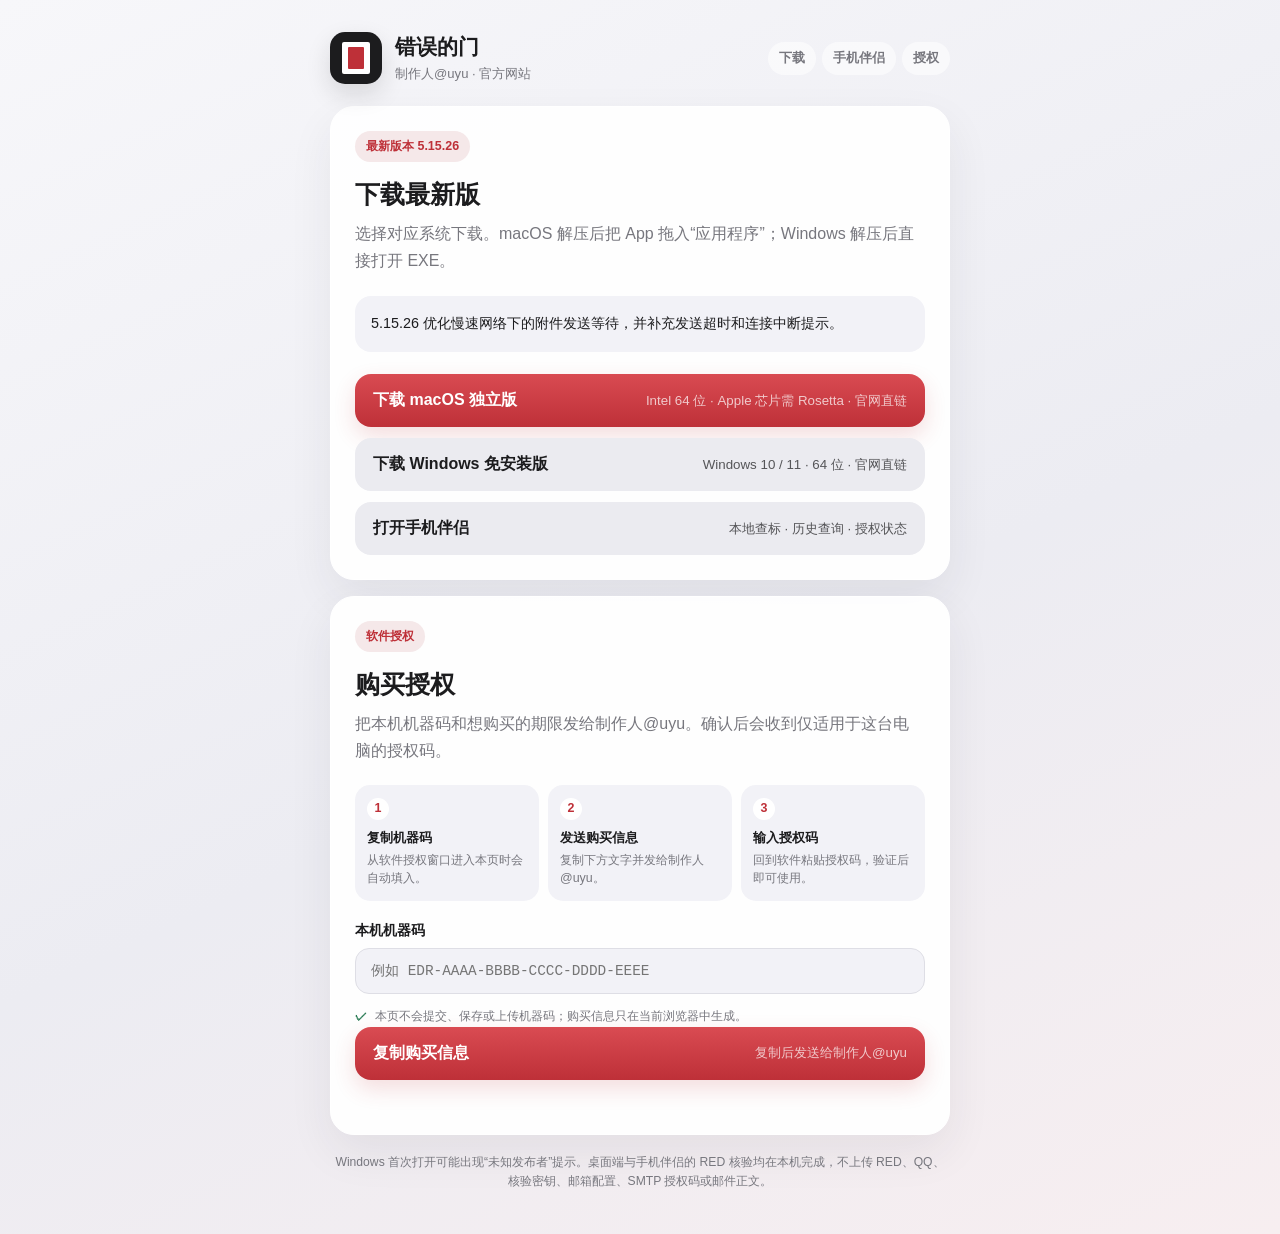
<file: index.html>
<!doctype html>
<html lang="zh-CN">
<head>
  <meta charset="utf-8">
  <meta name="viewport" content="width=device-width,initial-scale=1,viewport-fit=cover">
  <meta name="description" content="错误的门官方下载与软件授权">
  <title>错误的门 · 官方网站</title>
  <link rel="icon" type="image/svg+xml" href="data:image/svg+xml,%3Csvg xmlns='http://www.w3.org/2000/svg' viewBox='0 0 64 64'%3E%3Crect width='64' height='64' rx='15' fill='%231c1c1e'/%3E%3Cpath d='M18 12h30v40H18z' fill='%23fff'/%3E%3Cpath d='M23 17h20v30H23z' fill='%23c8323a'/%3E%3Ccircle cx='39' cy='32' r='2' fill='%23fff'/%3E%3C/svg%3E">
  <style>
    :root{color-scheme:light;--ink:#1c1c1e;--muted:#77777e;--paper:#fff;--soft:#f2f2f7;--line:#dedee5;--red:#be3038;--red2:#d94b52;--green:#287a53}
    *{box-sizing:border-box}
    html{scroll-behavior:smooth}
    body{margin:0;min-height:100vh;background:linear-gradient(155deg,#f7f7fa 0,#ececf2 55%,#f7eef0 100%);color:var(--ink);font-family:-apple-system,BlinkMacSystemFont,"SF Pro Text","PingFang SC",sans-serif;padding:calc(32px + env(safe-area-inset-top)) 18px calc(30px + env(safe-area-inset-bottom))}
    button,input{font:inherit}
    main{width:min(100%,620px);margin:auto}
    .brand{display:flex;align-items:center;justify-content:space-between;gap:16px;margin-bottom:22px}.brand-main{display:flex;align-items:center;gap:13px}.icon{width:52px;height:52px;border-radius:15px;background:#1c1c1e;position:relative;box-shadow:0 10px 24px #1c1c1e22;flex:0 0 auto}.icon:before{content:"";position:absolute;inset:10px 12px;background:#fff;border-radius:2px}.icon:after{content:"";position:absolute;inset:15px 18px;background:var(--red);border-radius:1px}.brand h1{font-size:1.3rem;margin:0}.brand p{font-size:.82rem;color:var(--muted);margin:4px 0 0}.nav{display:flex;gap:6px}.nav a{color:var(--muted);text-decoration:none;font-size:.8rem;font-weight:700;background:#ffffff99;padding:8px 11px;border-radius:999px}.nav a:hover{color:var(--ink);background:#fff}
    .card{background:rgba(255,255,255,.94);border:1px solid #ffffff;border-radius:24px;padding:24px;box-shadow:0 18px 45px #30303b12}.card+.card{margin-top:16px}.version{display:inline-flex;background:#f5e8e9;color:var(--red);font-size:.78rem;font-weight:750;border-radius:999px;padding:7px 11px}.card h2{font-size:1.55rem;margin:16px 0 9px}.card>p,.hint{color:var(--muted);line-height:1.7;margin:0}.notes{margin:22px 0;padding:16px;border-radius:16px;background:var(--soft);line-height:1.65;font-size:.9rem}.buttons{display:grid;gap:11px}.button{border:0;width:100%;display:flex;align-items:center;justify-content:space-between;text-decoration:none;color:#fff;background:linear-gradient(180deg,var(--red2),var(--red));border-radius:16px;padding:16px 18px;font-weight:750;box-shadow:0 9px 22px #be303829;cursor:pointer;text-align:left}.button:hover{filter:brightness(.98)}.button:active{transform:translateY(1px)}.button.secondary{color:var(--ink);background:#ebebf0;box-shadow:none}.button small{font-weight:500;opacity:.72}
    .steps{display:grid;grid-template-columns:repeat(3,1fr);gap:9px;margin:20px 0}.step{background:var(--soft);border-radius:15px;padding:13px 12px;color:var(--muted);font-size:.78rem;line-height:1.5}.step b{display:block;color:var(--ink);font-size:.84rem;margin-bottom:3px}.step i{display:grid;place-items:center;width:22px;height:22px;border-radius:50%;font-style:normal;background:#fff;color:var(--red);margin-bottom:8px;font-weight:800}
    .field{margin:18px 0 12px}.field label{display:block;font-weight:750;font-size:.88rem;margin-bottom:8px}.field input{width:100%;border:1px solid var(--line);background:var(--soft);border-radius:14px;padding:14px 15px;color:var(--ink);outline:0;font-family:"SF Mono","Menlo","Consolas",monospace;font-size:.9rem}.field input:focus{border-color:var(--red);box-shadow:0 0 0 3px #be303818}.privacy{display:flex;gap:8px;align-items:flex-start;color:var(--muted);font-size:.76rem;line-height:1.55;margin:0 0 16px}.privacy:before{content:"✓";color:var(--green);font-weight:900}.status{min-height:20px;color:var(--green);font-size:.8rem;margin-top:10px}.foot{text-align:center;color:var(--muted);font-size:.76rem;line-height:1.6;margin-top:18px}
    @media(max-width:520px){body{padding-left:12px;padding-right:12px}.brand{align-items:flex-start}.nav{display:none}.card{padding:20px}.button{align-items:flex-start;flex-direction:column;gap:3px}.steps{grid-template-columns:1fr}.step{display:grid;grid-template-columns:28px 1fr;column-gap:7px}.step i{grid-row:1 / span 2}.step b{margin:0}}
  </style>
</head>
<body>
  <main>
    <header class="brand">
      <div class="brand-main"><div class="icon" aria-hidden="true"></div><div><h1>错误的门</h1><p>制作人@uyu · 官方网站</p></div></div>
      <nav class="nav" aria-label="页面导航"><a href="#download">下载</a><a href="./mobile/">手机伴侣</a><a href="#license">授权</a></nav>
    </header>

    <section class="card" id="download">
      <span class="version">最新版本 5.15.26</span>
      <h2>下载最新版</h2>
      <p>选择对应系统下载。macOS 解压后把 App 拖入“应用程序”；Windows 解压后直接打开 EXE。</p>
      <div class="notes">5.15.26 优化慢速网络下的附件发送等待，并补充发送超时和连接中断提示。</div>
      <div class="buttons">
        <a class="button" href="https://github.com/akaiartesia-bot/error-door-releases/releases/download/v5.15.26/error-door-v5.15.26-macOS-x64.zip"><span>下载 macOS 独立版</span><small>Intel 64 位 · Apple 芯片需 Rosetta · 官网直链</small></a>
        <a class="button secondary" href="https://github.com/akaiartesia-bot/error-door-releases/releases/download/v5.15.26/error-door-v5.15.26-windows-x64.zip"><span>下载 Windows 免安装版</span><small>Windows 10 / 11 · 64 位 · 官网直链</small></a>
        <a class="button secondary" href="./mobile/"><span>打开手机伴侣</span><small>本地查标 · 历史查询 · 授权状态</small></a>
      </div>
    </section>

    <section class="card" id="license">
      <span class="version">软件授权</span>
      <h2>购买授权</h2>
      <p>把本机机器码和想购买的期限发给制作人@uyu。确认后会收到仅适用于这台电脑的授权码。</p>
      <div class="steps" aria-label="授权步骤">
        <div class="step"><i>1</i><b>复制机器码</b><span>从软件授权窗口进入本页时会自动填入。</span></div>
        <div class="step"><i>2</i><b>发送购买信息</b><span>复制下方文字并发给制作人@uyu。</span></div>
        <div class="step"><i>3</i><b>输入授权码</b><span>回到软件粘贴授权码，验证后即可使用。</span></div>
      </div>
      <div class="field">
        <label for="machine">本机机器码</label>
        <input id="machine" name="machine" autocomplete="off" spellcheck="false" placeholder="例如 EDR-AAAA-BBBB-CCCC-DDDD-EEEE" maxlength="64">
      </div>
      <p class="privacy">本页不会提交、保存或上传机器码；购买信息只在当前浏览器中生成。</p>
      <button class="button" id="copyPurchase" type="button"><span>复制购买信息</span><small>复制后发送给制作人@uyu</small></button>
      <div class="status" id="copyStatus" role="status" aria-live="polite"></div>
    </section>

    <p class="foot">Windows 首次打开可能出现“未知发布者”提示。桌面端与手机伴侣的 RED 核验均在本机完成，不上传 RED、QQ、核验密钥、邮箱配置、SMTP 授权码或邮件正文。</p>
  </main>
  <script>
    (() => {
      const params = new URLSearchParams(location.search);
      const machine = document.querySelector('#machine');
      const status = document.querySelector('#copyStatus');
      const supplied = (params.get('machine') || '').trim();
      if (/^EDR-[A-Z0-9-]{10,40}$/i.test(supplied)) machine.value = supplied.toUpperCase();
      const platform = (params.get('platform') || '未填写').slice(0, 32);
      const version = (params.get('version') || '未填写').slice(0, 16);
      const fallbackCopy = text => {
        const area = document.createElement('textarea');
        area.value = text; area.style.position = 'fixed'; area.style.opacity = '0';
        document.body.appendChild(area); area.select();
        const ok = document.execCommand('copy'); area.remove();
        if (!ok) throw new Error('copy failed');
      };
      document.querySelector('#copyPurchase').addEventListener('click', async () => {
        const code = machine.value.trim().toUpperCase();
        if (!/^EDR-[A-Z0-9-]{10,40}$/.test(code)) {
          status.textContent = '请先填写软件授权窗口中显示的完整机器码。';
          status.style.color = 'var(--red)'; machine.focus(); return;
        }
        const text = `你好，我想购买“错误的门”软件授权。\n机器码：${code}\n系统：${platform}\n软件版本：${version}\n授权期限：请告知可选方案。`;
        try {
          if (navigator.clipboard && window.isSecureContext) await navigator.clipboard.writeText(text);
          else fallbackCopy(text);
          status.textContent = '购买信息已复制，可以发给制作人@uyu了。';
          status.style.color = 'var(--green)';
        } catch (_) {
          status.textContent = '浏览器未允许自动复制，请长按机器码复制后发送。';
          status.style.color = 'var(--red)';
        }
      });
    })();
  </script>
</body>
</html>
</file>
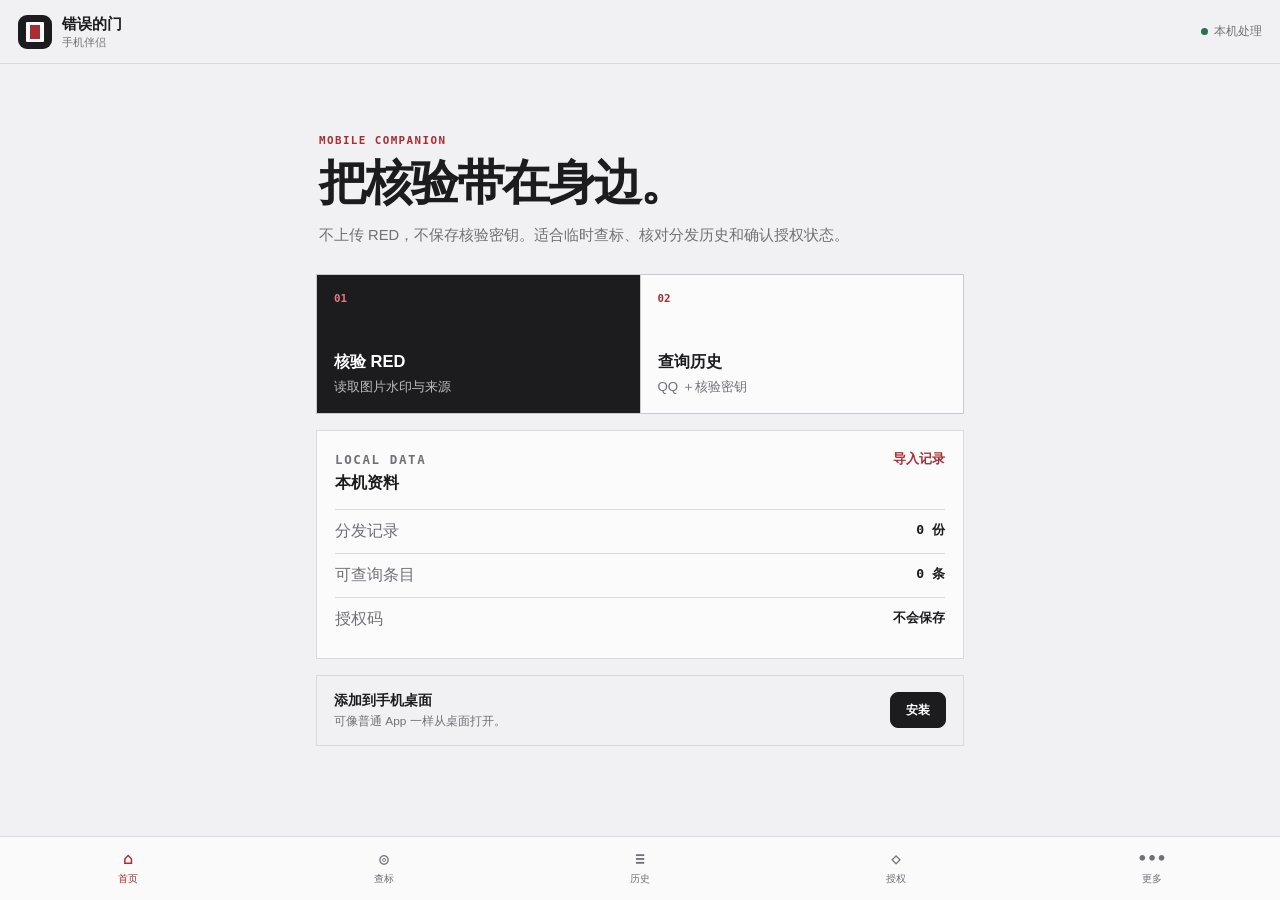
<file: mobile/index.html>
<!doctype html>
<html lang="zh-CN">
<head>
  <meta charset="utf-8">
  <meta name="viewport" content="width=device-width,initial-scale=1,viewport-fit=cover">
  <meta name="theme-color" content="#f1f1f3">
  <meta name="description" content="错误的门手机伴侣：本地核验 RED、查询打标历史与授权状态。">
  <meta name="apple-mobile-web-app-capable" content="yes">
  <meta name="apple-mobile-web-app-status-bar-style" content="default">
  <meta name="apple-mobile-web-app-title" content="错误的门">
  <title>错误的门 · 手机伴侣</title>
  <link rel="manifest" href="./manifest.webmanifest">
  <link rel="icon" href="./icon.svg" type="image/svg+xml">
  <link rel="apple-touch-icon" href="./apple-touch-icon.png">
  <link rel="stylesheet" href="./app.css">
</head>
<body>
  <header class="topbar">
    <a class="brand" href="../" aria-label="返回错误的门官网">
      <span class="brand-icon" aria-hidden="true"></span>
      <span><strong>错误的门</strong><small>手机伴侣</small></span>
    </a>
    <span class="connection" id="connection"><i></i><span>本机处理</span></span>
  </header>

  <main class="shell">
    <section class="view active" data-view="home" aria-labelledby="home-title">
      <div class="hero">
        <p class="eyebrow">MOBILE COMPANION</p>
        <h1 id="home-title">把核验带在身边。</h1>
        <p>不上传 RED，不保存核验密钥。适合临时查标、核对分发历史和确认授权状态。</p>
      </div>

      <div class="quick-grid">
        <button class="quick primary" type="button" data-go="verify"><span class="quick-index">01</span><strong>核验 RED</strong><small>读取图片水印与来源</small></button>
        <button class="quick" type="button" data-go="history"><span class="quick-index">02</span><strong>查询历史</strong><small>QQ ＋核验密钥</small></button>
      </div>

      <section class="panel compact" aria-labelledby="local-summary-title">
        <div class="panel-head"><div><p class="eyebrow">LOCAL DATA</p><h2 id="local-summary-title">本机资料</h2></div><button class="text-action" type="button" data-open-records>导入记录</button></div>
        <dl class="summary-list">
          <div><dt>分发记录</dt><dd id="recordBundleCount">0 份</dd></div>
          <div><dt>可查询条目</dt><dd id="recordItemCount">0 条</dd></div>
          <div><dt>授权码</dt><dd>不会保存</dd></div>
        </dl>
      </section>

      <section class="install-callout" id="installCallout">
        <div><strong>添加到手机桌面</strong><p id="installHint">可像普通 App 一样从桌面打开。</p></div>
        <button id="installButton" type="button">安装</button>
      </section>
    </section>

    <section class="view" data-view="verify" aria-labelledby="verify-title" hidden>
      <div class="page-title"><p class="eyebrow">SOURCE VERIFY</p><h1 id="verify-title">来源核验</h1><p>读取 RED 内所有兼容图片。导入对应分发记录后，可把匿名标识还原为顾客 QQ。</p></div>

      <section class="panel">
        <label class="file-picker" id="redPicker">
          <input id="redInput" type="file" accept=".red" hidden>
          <span class="file-plus">＋</span>
          <span><strong>选择一个 RED 文件</strong><small>加密与未加密格式均可核验</small></span>
        </label>
        <div class="selected-file" id="selectedRed" hidden></div>
        <div class="inline-actions">
          <button class="secondary" type="button" data-open-records>导入分发记录</button>
          <span id="verifyRecordHint">未导入记录</span>
        </div>
        <button class="main-action" id="verifyButton" type="button" disabled>开始核验</button>
        <div class="progress" id="verifyProgress" hidden><i></i></div>
        <div class="notice" id="verifyNotice" role="status" aria-live="polite" hidden></div>
      </section>
      <div class="result-stack" id="verifyResults"></div>
    </section>

    <section class="view" data-view="history" aria-labelledby="history-title" hidden>
      <div class="page-title"><p class="eyebrow">DISTRIBUTION HISTORY</p><h1 id="history-title">打标历史</h1><p>只查询导入到这台手机的分发记录；核验密钥仅在本次计算中使用。</p></div>

      <section class="panel">
        <div class="panel-head"><div><h2>分发记录</h2><p id="historyRecordHint">尚未导入</p></div><button class="text-action" type="button" data-open-records>导入</button></div>
        <label class="retain-row"><input id="retainRecords" type="checkbox"><span><strong>保留在这台手机</strong><small>关闭时刷新页面后消失</small></span></label>
        <div class="field-grid">
          <label class="field"><span>顾客 QQ</span><input id="historyQQ" inputmode="numeric" autocomplete="off" placeholder="5–12 位数字" maxlength="12"></label>
          <label class="field"><span>核验密钥</span><input id="historyKey" type="password" autocomplete="off" placeholder="至少 10 个字符"></label>
        </div>
        <button class="main-action" id="historyButton" type="button">查询打标历史</button>
        <div class="notice" id="historyNotice" role="status" aria-live="polite" hidden></div>
      </section>
      <div class="result-stack" id="historyResults"></div>
    </section>

    <section class="view" data-view="license" aria-labelledby="license-title" hidden>
      <div class="page-title"><p class="eyebrow">LICENSE STATUS</p><h1 id="license-title">授权状态</h1><p>在手机本地核验授权签名，并读取官网公开的停用名单。授权码不会保存或提交。</p></div>

      <section class="panel">
        <label class="field"><span>桌面端机器码</span><input id="machineCode" autocomplete="off" spellcheck="false" placeholder="EDR-AAAA-BBBB-CCCC-DDDD-EEEE"></label>
        <label class="field"><span>完整授权码</span><textarea id="licenseCode" autocomplete="off" spellcheck="false" placeholder="从桌面端授权窗口复制"></textarea></label>
        <button class="main-action" id="licenseButton" type="button">检查授权</button>
        <div class="notice" id="licenseNotice" role="status" aria-live="polite" hidden></div>
      </section>
      <div class="result-stack" id="licenseResult"></div>
    </section>

    <section class="view" data-view="more" aria-labelledby="more-title" hidden>
      <div class="page-title"><p class="eyebrow">SETTINGS</p><h1 id="more-title">更多</h1><p>安装、桌面端下载与本机数据管理。</p></div>

      <section class="panel list-panel">
        <a class="list-row" href="../"><span><strong>下载桌面完整版</strong><small>批量打标、邮件投递与完整记录</small></span><b>›</b></a>
        <button class="list-row" id="installRow" type="button"><span><strong>添加到手机桌面</strong><small id="installRowHint">使用浏览器的“添加到主屏幕”</small></span><b>›</b></button>
        <button class="list-row danger" id="clearRecords" type="button"><span><strong>清除本机分发记录</strong><small>不会删除电脑上的原始记录</small></span><b>›</b></button>
      </section>

      <section class="panel prose">
        <h2>隐私说明</h2>
        <p>RED 解析、图片水印读取、QQ 与核验密钥计算均在当前设备完成。授权检查只下载官网公开且带签名的授权状态文件。</p>
        <p>手机浏览器不是系统安全凭据库，因此本版不会保存授权码、SMTP 授权码或核验密钥。</p>
      </section>
    </section>
  </main>

  <nav class="tabbar" aria-label="主要功能">
    <a class="active" href="#home" data-tab="home"><span aria-hidden="true">⌂</span><small>首页</small></a>
    <a href="#verify" data-tab="verify"><span aria-hidden="true">◎</span><small>查标</small></a>
    <a href="#history" data-tab="history"><span aria-hidden="true">≡</span><small>历史</small></a>
    <a href="#license" data-tab="license"><span aria-hidden="true">◇</span><small>授权</small></a>
    <a href="#more" data-tab="more"><span aria-hidden="true">•••</span><small>更多</small></a>
  </nav>

  <input id="recordInput" type="file" accept=".json,application/json" multiple hidden>
  <dialog id="installDialog">
    <div class="dialog-head"><strong>添加到手机桌面</strong><button type="button" data-close-dialog>×</button></div>
    <ol id="installSteps"></ol>
    <button class="main-action" type="button" data-close-dialog>知道了</button>
  </dialog>

  <script type="module" src="./app.mjs"></script>
</body>
</html>
</file>
<file: mobile/app.css>
:root {
  color-scheme: light;
  --page: #f1f1f3;
  --paper: #fbfbfc;
  --white: #ffffff;
  --ink: #1c1c1e;
  --subtle: #707077;
  --faint: #96969d;
  --line: #d9d9de;
  --line-dark: #c9c9cf;
  --red: #aa2d35;
  --red-soft: #f8e9ea;
  --green: #27724d;
  --green-soft: #e9f4ed;
  --orange: #8b5b17;
  --orange-soft: #f7efe2;
  --mono: "SFMono-Regular", "SF Mono", "Roboto Mono", Menlo, Consolas, monospace;
}

* { box-sizing: border-box; -webkit-tap-highlight-color: transparent; }
html { background: var(--page); scroll-behavior: smooth; }
body {
  margin: 0;
  min-height: 100vh;
  background: var(--page);
  color: var(--ink);
  font-family: -apple-system, BlinkMacSystemFont, "SF Pro Text", "PingFang SC", "Microsoft YaHei", sans-serif;
  padding: calc(72px + env(safe-area-inset-top)) 0 calc(88px + env(safe-area-inset-bottom));
}
button, input, textarea { font: inherit; }
button { color: inherit; }

.topbar {
  position: fixed;
  z-index: 30;
  inset: 0 0 auto;
  height: calc(64px + env(safe-area-inset-top));
  padding: env(safe-area-inset-top) 18px 0;
  display: flex;
  align-items: center;
  justify-content: space-between;
  background: rgba(241, 241, 243, .96);
  border-bottom: 1px solid var(--line);
}
.brand { display: inline-flex; align-items: center; gap: 10px; color: inherit; text-decoration: none; }
.brand-icon { width: 34px; height: 34px; position: relative; background: var(--ink); border-radius: 9px; flex: none; }
.brand-icon::before { content: ""; position: absolute; inset: 7px 8px; background: var(--white); border-radius: 1px; }
.brand-icon::after { content: ""; position: absolute; inset: 10px 12px; background: var(--red); }
.brand strong, .brand small { display: block; }
.brand strong { font-size: .95rem; letter-spacing: .01em; }
.brand small { color: var(--subtle); font-size: .67rem; margin-top: 1px; }
.connection { display: inline-flex; align-items: center; gap: 6px; color: var(--subtle); font-size: .72rem; }
.connection i { width: 7px; height: 7px; border-radius: 50%; background: var(--green); }
.connection.offline i { background: var(--orange); }

.shell { width: min(100%, 680px); margin: 0 auto; padding: 20px 16px 24px; }
.view { animation: appear .18s ease-out; }
.view[hidden] { display: none; }
@keyframes appear { from { opacity: .35; transform: translateY(4px); } }

.hero { padding: 20px 3px 26px; }
.eyebrow { margin: 0 0 10px; color: var(--red); font: 700 .68rem/1.2 var(--mono); letter-spacing: .13em; }
.hero h1, .page-title h1 { margin: 0; font-size: clamp(1.8rem, 9vw, 3rem); letter-spacing: -.045em; line-height: 1.08; }
.hero > p:last-child, .page-title > p:last-child { max-width: 36rem; margin: 14px 0 0; color: var(--subtle); line-height: 1.68; font-size: .92rem; }
.page-title { padding: 16px 3px 22px; }
.page-title h1 { font-size: 1.85rem; }

.quick-grid { display: grid; grid-template-columns: 1fr 1fr; border: 1px solid var(--line-dark); background: var(--line-dark); gap: 1px; }
.quick { min-height: 138px; border: 0; padding: 17px; text-align: left; background: var(--paper); display: flex; flex-direction: column; align-items: flex-start; cursor: pointer; }
.quick.primary { background: var(--ink); color: white; }
.quick-index { color: var(--red); font: 700 .68rem var(--mono); }
.quick.primary .quick-index { color: #e47a80; }
.quick strong { margin-top: auto; font-size: 1.03rem; }
.quick small { margin-top: 5px; color: var(--subtle); line-height: 1.35; }
.quick.primary small { color: #bcbcc2; }

.panel { margin-top: 16px; padding: 18px; background: var(--paper); border: 1px solid var(--line); }
.panel.compact { padding: 17px 18px; }
.panel-head { display: flex; align-items: flex-start; justify-content: space-between; gap: 14px; margin-bottom: 15px; }
.panel-head h2, .prose h2 { margin: 0; font-size: 1rem; }
.panel-head p { margin: 5px 0 0; color: var(--subtle); font-size: .78rem; }
.panel-head .eyebrow { margin-bottom: 5px; }
.text-action { border: 0; padding: 2px 0 8px 10px; color: var(--red); background: transparent; font-size: .82rem; font-weight: 700; cursor: pointer; }
.summary-list { margin: 0; }
.summary-list div { display: flex; justify-content: space-between; gap: 18px; padding: 11px 0; border-top: 1px solid var(--line); }
.summary-list dt { color: var(--subtle); }
.summary-list dd { margin: 0; font: 600 .82rem var(--mono); }

.install-callout { margin-top: 16px; padding: 15px 17px; border: 1px solid var(--line); display: flex; align-items: center; justify-content: space-between; gap: 14px; background: transparent; }
.install-callout strong { display: block; font-size: .88rem; }
.install-callout p { margin: 4px 0 0; color: var(--subtle); font-size: .74rem; }
.install-callout button { min-height: 36px; padding: 0 15px; border: 1px solid var(--ink); background: var(--ink); color: white; border-radius: 8px; font-size: .78rem; font-weight: 700; }

.file-picker { min-height: 104px; display: flex; align-items: center; gap: 14px; border: 1px dashed var(--line-dark); padding: 16px; cursor: pointer; background: var(--white); }
.file-picker.ready { border-style: solid; border-color: var(--red); }
.file-picker strong, .file-picker small { display: block; }
.file-picker strong { font-size: .92rem; }
.file-picker small { color: var(--subtle); margin-top: 5px; line-height: 1.4; }
.file-plus { width: 38px; height: 38px; display: grid; place-items: center; flex: none; border: 1px solid var(--line-dark); border-radius: 50%; font-size: 1.35rem; font-weight: 300; }
.selected-file { margin-top: 10px; padding: 10px 12px; background: var(--page); font: .73rem/1.5 var(--mono); word-break: break-all; }
.inline-actions { margin-top: 13px; display: flex; align-items: center; gap: 12px; }
.inline-actions span { color: var(--subtle); font-size: .75rem; }
.secondary { min-height: 38px; border: 1px solid var(--line-dark); border-radius: 8px; padding: 0 13px; background: transparent; font-size: .78rem; font-weight: 700; }
.main-action { width: 100%; min-height: 50px; margin-top: 16px; border: 1px solid var(--ink); border-radius: 9px; background: var(--ink); color: white; font-weight: 750; cursor: pointer; }
.main-action:disabled { opacity: .36; cursor: default; }
.progress { height: 3px; margin-top: 12px; overflow: hidden; background: var(--line); }
.progress i { display: block; width: 35%; height: 100%; background: var(--red); animation: loading 1s infinite ease-in-out; }
@keyframes loading { 0% { transform: translateX(-110%); } 100% { transform: translateX(310%); } }

.notice { margin-top: 13px; padding: 11px 12px; border-left: 3px solid var(--ink); background: var(--page); font-size: .8rem; line-height: 1.55; white-space: pre-wrap; }
.notice.good { color: var(--green); border-color: var(--green); background: var(--green-soft); }
.notice.bad { color: var(--red); border-color: var(--red); background: var(--red-soft); }
.notice.warn { color: var(--orange); border-color: var(--orange); background: var(--orange-soft); }
.result-stack { display: grid; gap: 10px; margin-top: 12px; }
.result-card { border: 1px solid var(--line); background: var(--paper); padding: 16px 17px; }
.result-card .tagline { display: flex; align-items: center; justify-content: space-between; gap: 12px; }
.result-card .tag { color: var(--red); font: 700 .68rem var(--mono); letter-spacing: .08em; }
.result-card .count { color: var(--subtle); font-size: .72rem; }
.result-card h3 { margin: 12px 0 5px; font-size: 1.3rem; word-break: break-word; }
.result-card h3.mono { font-family: var(--mono); font-size: 1.1rem; }
.result-card p { margin: 6px 0 0; color: var(--subtle); font-size: .8rem; line-height: 1.55; }
.path-list { margin: 13px 0 0; padding: 0; list-style: none; border-top: 1px solid var(--line); }
.path-list li { padding: 9px 0; border-bottom: 1px solid var(--line); color: #55555d; font: .7rem/1.45 var(--mono); word-break: break-all; }
.path-list b { color: var(--ink); font-family: inherit; }
.copy-action { margin-top: 13px; min-height: 38px; border: 1px solid var(--line-dark); border-radius: 8px; background: transparent; padding: 0 13px; font-size: .76rem; font-weight: 700; }

.retain-row { display: flex; align-items: center; gap: 10px; padding: 12px 0; border-top: 1px solid var(--line); border-bottom: 1px solid var(--line); }
.retain-row input { width: 19px; height: 19px; accent-color: var(--red); }
.retain-row strong, .retain-row small { display: block; }
.retain-row strong { font-size: .82rem; }
.retain-row small { margin-top: 3px; color: var(--subtle); font-size: .7rem; }
.field-grid { display: grid; gap: 13px; margin-top: 15px; }
.field { display: block; margin-top: 14px; }
.field-grid .field { margin: 0; }
.field > span { display: block; margin-bottom: 7px; color: #4d4d53; font-size: .79rem; font-weight: 700; }
.field input, .field textarea { width: 100%; border: 1px solid var(--line-dark); border-radius: 8px; outline: 0; background: var(--white); padding: 12px 13px; color: var(--ink); }
.field input { min-height: 46px; }
.field textarea { min-height: 112px; resize: vertical; font: .74rem/1.5 var(--mono); }
.field input:focus, .field textarea:focus { border-color: var(--red); box-shadow: 0 0 0 2px rgba(170,45,53,.09); }

.list-panel { padding: 0; }
.list-row { width: 100%; min-height: 70px; padding: 13px 16px; border: 0; border-bottom: 1px solid var(--line); display: flex; align-items: center; justify-content: space-between; gap: 15px; background: transparent; text-align: left; text-decoration: none; color: inherit; }
.list-row:last-child { border-bottom: 0; }
.list-row strong, .list-row small { display: block; }
.list-row strong { font-size: .85rem; }
.list-row small { margin-top: 4px; color: var(--subtle); font-size: .7rem; line-height: 1.4; }
.list-row b { font-size: 1.4rem; font-weight: 300; color: var(--faint); }
.list-row.danger strong { color: var(--red); }
.prose p { color: var(--subtle); font-size: .8rem; line-height: 1.7; }

.tabbar { position: fixed; z-index: 40; inset: auto 0 0; height: calc(64px + env(safe-area-inset-bottom)); padding-bottom: env(safe-area-inset-bottom); display: grid; grid-template-columns: repeat(5,1fr); background: rgba(250,250,251,.97); border-top: 1px solid var(--line); }
.tabbar button, .tabbar a { border: 0; background: transparent; color: var(--subtle); text-decoration: none; display: flex; flex-direction: column; align-items: center; justify-content: center; gap: 3px; }
.tabbar button span, .tabbar a span { min-height: 18px; font: 700 1rem/1 var(--mono); }
.tabbar button small, .tabbar a small { font-size: .63rem; }
.tabbar button.active, .tabbar a.active { color: var(--red); }

dialog { width: min(calc(100% - 30px), 430px); border: 1px solid var(--line-dark); border-radius: 12px; padding: 18px; background: var(--paper); color: var(--ink); }
dialog::backdrop { background: rgba(15,15,17,.35); }
.dialog-head { display: flex; justify-content: space-between; align-items: center; }
.dialog-head button { border: 0; background: transparent; font-size: 1.4rem; }
dialog ol { margin: 18px 0; padding-left: 22px; color: var(--subtle); font-size: .84rem; line-height: 1.7; }

@media (min-width: 640px) {
  .shell { padding-top: 30px; }
  .field-grid { grid-template-columns: 1fr 1fr; }
  .hero { padding-top: 32px; }
}

@media (display-mode: standalone) {
  .install-callout, #installRow { display: none; }
}

@media (prefers-reduced-motion: reduce) {
  *, *::before, *::after { animation-duration: .01ms !important; animation-iteration-count: 1 !important; scroll-behavior: auto !important; }
}
</file>
